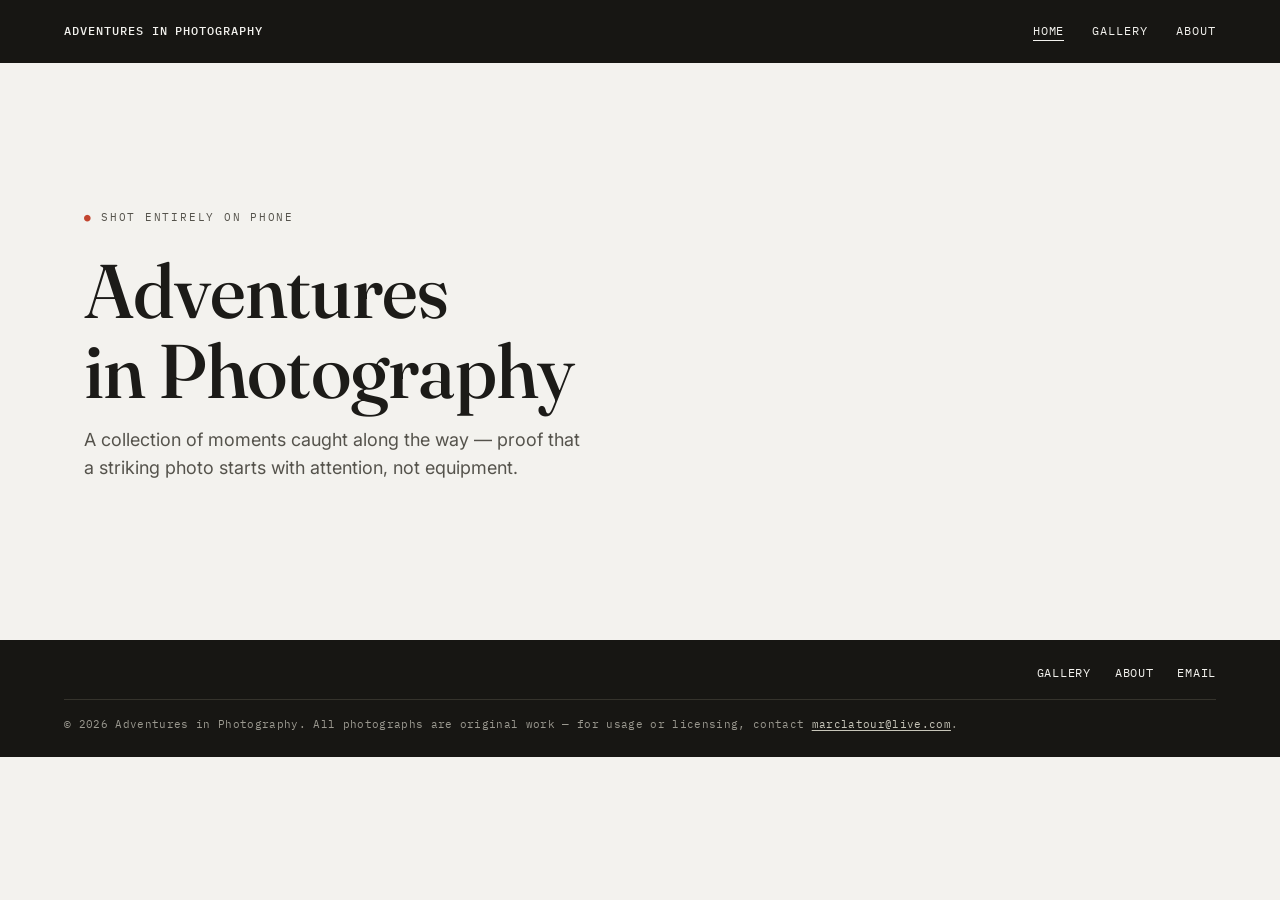
<file: index.html>
<!DOCTYPE html>
<html lang="en">
<head>
<meta charset="UTF-8">
<meta name="viewport" content="width=device-width, initial-scale=1.0">
<title>Adventures in Photography</title>
<meta name="description" content="A photography portfolio shot entirely on phone — proof that a great photo starts with attention, not equipment.">
<link rel="stylesheet" href="css/style.css?v=4">
</head>
<body>

<nav class="site-nav">
  <a href="index.html" class="nav-brand">Adventures in Photography</a>
  <button class="nav-toggle" aria-expanded="false">Menu</button>
  <ul class="nav-links">
    <li><a href="index.html" aria-current="page">Home</a></li>
    <li><a href="gallery.html">Gallery</a></li>
    <li><a href="about.html">About</a></li>
  </ul>
</nav>

<header class="intro-hero">
  <p class="eyebrow"><span class="dot">●</span> Shot entirely on phone</p>
  <h1>Adventures<br>in Photography</h1>
  <p class="intro-sub">A collection of moments caught along the way — proof that a striking photo starts with attention, not equipment.</p>
</header>

<footer class="site-footer site-footer-compact">
  <div class="footer-row">
    <ul class="footer-links">
      <li><a href="gallery.html">Gallery</a></li>
      <li><a href="about.html">About</a></li>
      <li><a href="mailto:hello@example.com">Email</a></li>
    </ul>
  </div>
  <div class="footer-meta">
    <span>© <span id="year"></span> Adventures in Photography. All photographs are original work — for usage or licensing, contact <a href="mailto:marclatour@live.com">marclatour@live.com</a>.</span>
  </div>
</footer>

<script src="js/main.js?v=4"></script>
<script>document.getElementById("year").textContent = new Date().getFullYear();</script>
</body>
</html>
</file>
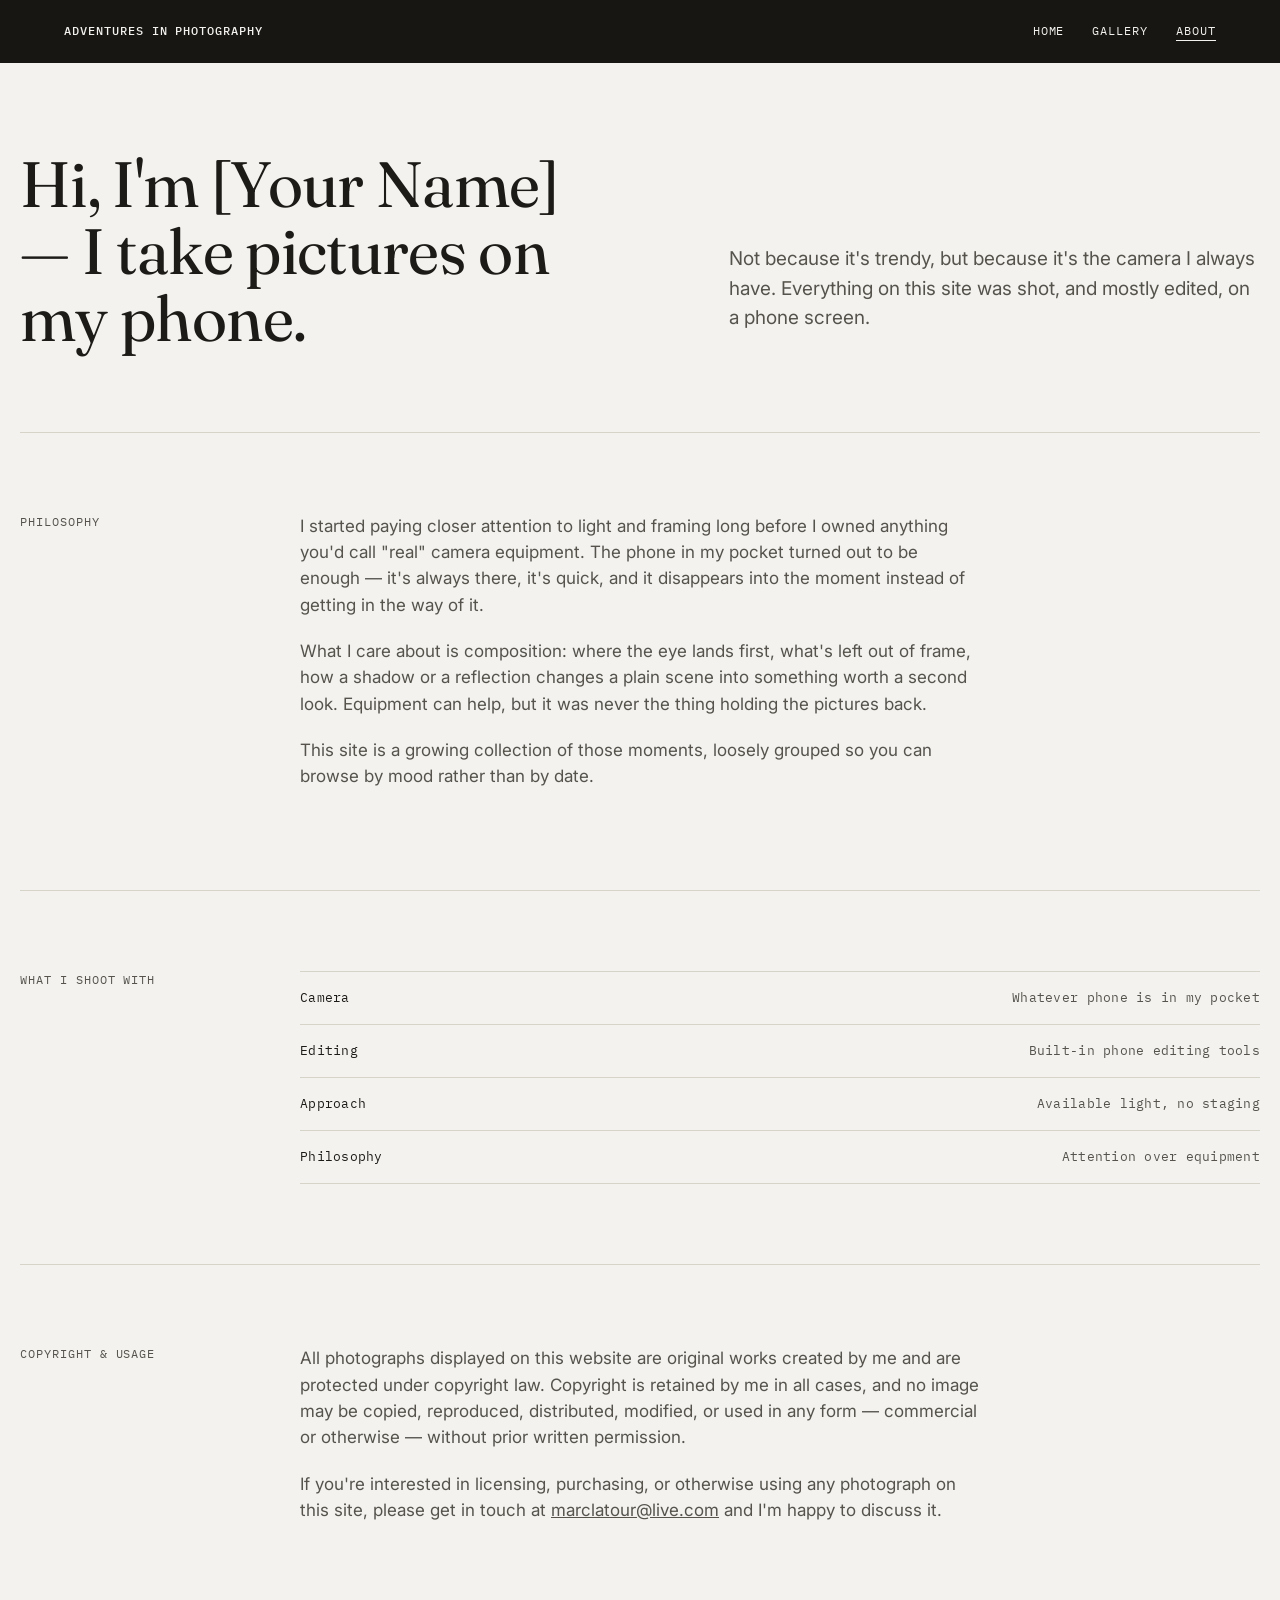
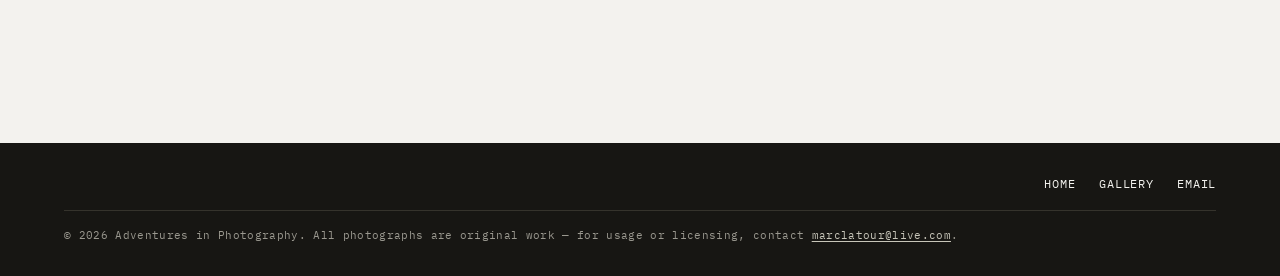
<file: about.html>
<!DOCTYPE html>
<html lang="en">
<head>
<meta charset="UTF-8">
<meta name="viewport" content="width=device-width, initial-scale=1.0">
<title>About — Adventures in Photography</title>
<meta name="description" content="On phone photography and paying attention.">
<link rel="stylesheet" href="css/style.css?v=4">
</head>
<body>

<nav class="site-nav" style="mix-blend-mode:normal; background:var(--panel);">
  <a href="index.html" class="nav-brand">Adventures in Photography</a>
  <button class="nav-toggle" aria-expanded="false">Menu</button>
  <ul class="nav-links">
    <li><a href="index.html">Home</a></li>
    <li><a href="gallery.html">Gallery</a></li>
    <li><a href="about.html" aria-current="page">About</a></li>
  </ul>
</nav>

<main>
  <section class="wrap about-hero">
    <h1 class="reveal">Hi, I'm [Your Name] — I take pictures on my phone.</h1>
    <p class="lede reveal">Not because it's trendy, but because it's the camera I always have. Everything on this site was shot, and mostly edited, on a phone screen.</p>
  </section>

  <section class="wrap about-body">
    <div class="label">Philosophy</div>
    <div class="content">
      <p>I started paying closer attention to light and framing long before I owned anything you'd call "real" camera equipment. The phone in my pocket turned out to be enough — it's always there, it's quick, and it disappears into the moment instead of getting in the way of it.</p>
      <p>What I care about is composition: where the eye lands first, what's left out of frame, how a shadow or a reflection changes a plain scene into something worth a second look. Equipment can help, but it was never the thing holding the pictures back.</p>
      <p>This site is a growing collection of those moments, loosely grouped so you can browse by mood rather than by date.</p>
    </div>
  </section>

  <section class="wrap about-body">
    <div class="label">What I shoot with</div>
    <div class="content">
      <ul class="kit-list">
        <li><span>Camera</span><span>Whatever phone is in my pocket</span></li>
        <li><span>Editing</span><span>Built-in phone editing tools</span></li>
        <li><span>Approach</span><span>Available light, no staging</span></li>
        <li><span>Philosophy</span><span>Attention over equipment</span></li>
      </ul>
    </div>
  </section>

  <section class="wrap about-body">
    <div class="label">Copyright &amp; usage</div>
    <div class="content">
      <p>All photographs displayed on this website are original works created by me and are protected under copyright law. Copyright is retained by me in all cases, and no image may be copied, reproduced, distributed, modified, or used in any form — commercial or otherwise — without prior written permission.</p>
      <p>If you're interested in licensing, purchasing, or otherwise using any photograph on this site, please get in touch at <a href="mailto:marclatour@live.com">marclatour@live.com</a> and I'm happy to discuss it.</p>
    </div>
  </section>
</main>

<footer class="site-footer">
  <div class="footer-row">
    <ul class="footer-links">
      <li><a href="index.html">Home</a></li>
      <li><a href="gallery.html">Gallery</a></li>
      <li><a href="mailto:hello@example.com">Email</a></li>
    </ul>
  </div>
  <div class="footer-meta">
    <span>© <span id="year"></span> Adventures in Photography. All photographs are original work — for usage or licensing, contact <a href="mailto:marclatour@live.com">marclatour@live.com</a>.</span>
  </div>
</footer>

<script src="js/main.js?v=4"></script>
<script>document.getElementById("year").textContent = new Date().getFullYear();</script>
</body>
</html>
</file>
<file: css/style.css>
/* ============================================================
   ADVENTURES IN PHOTOGRAPHY — design tokens
   Palette: paper / ink / charcoal panel / shutter red accent
   Type: Fraunces (display) + Inter (body) + IBM Plex Mono (data)
   ============================================================ */

@import url('https://fonts.googleapis.com/css2?family=Fraunces:ital,opsz,wght@0,9..144,300;0,9..144,400;0,9..144,500;0,9..144,600;1,9..144,400&family=Inter:wght@400;500;600&family=IBM+Plex+Mono:wght@400;500&display=swap');

:root{
  --paper:      #f3f2ee;
  --paper-dim:  #e9e7e0;
  --ink:        #1c1b18;
  --ink-soft:   #55534c;
  --panel:      #171613;
  --panel-text: #f3f2ee;
  --line:       #d6d3c8;
  --line-dark:  #35332c;
  --accent:     #c2452f;   /* shutter red — used sparingly */
  --accent-soft: #c2452f1a;

  --display: 'Fraunces', ui-serif, Georgia, serif;
  --body: 'Inter', -apple-system, BlinkMacSystemFont, sans-serif;
  --mono: 'IBM Plex Mono', ui-monospace, monospace;

  --max: 1240px;
  --max-wide: 1800px;
  --gutter: clamp(20px, 5vw, 64px);
  --gutter-wide: clamp(10px, 2vw, 28px);
  --dur: 0.5s;
  --ease: cubic-bezier(.22,.68,.32,1);
}

*{box-sizing:border-box;}
html{scroll-behavior:smooth;}
@media (prefers-reduced-motion: reduce){
  html{scroll-behavior:auto;}
  *{animation-duration:0.01ms !important; animation-iteration-count:1 !important; transition-duration:0.01ms !important;}
}

body{
  margin:0;
  background:var(--paper);
  color:var(--ink);
  font-family:var(--body);
  font-size:16px;
  line-height:1.55;
  -webkit-font-smoothing:antialiased;
}

img{max-width:100%; display:block;}
a{color:inherit;}
::selection{background:var(--accent); color:var(--panel-text);}

:focus-visible{
  outline:2px solid var(--accent);
  outline-offset:3px;
}

.wrap{
  max-width:var(--max);
  margin:0 auto;
  padding-left:var(--gutter);
  padding-right:var(--gutter);
}

.wrap-wide{
  max-width:var(--max-wide);
  margin:0 auto;
  padding-left:var(--gutter-wide);
  padding-right:var(--gutter-wide);
}

.eyebrow{
  font-family:var(--mono);
  font-size:11px;
  letter-spacing:0.16em;
  text-transform:uppercase;
  color:var(--ink-soft);
}
.eyebrow .dot{color:var(--accent);}

h1,h2,h3{
  font-family:var(--display);
  font-weight:500;
  line-height:1.05;
  margin:0;
  letter-spacing:-0.01em;
}

/* ---------- nav ---------- */
.site-nav{
  position:fixed;
  top:0; left:0; right:0;
  z-index:100;
  display:flex;
  align-items:center;
  justify-content:space-between;
  padding:22px var(--gutter);
  font-family:var(--mono);
  font-size:12px;
  letter-spacing:0.08em;
  text-transform:uppercase;
  background:var(--panel);
  color:var(--panel-text);
  transition:padding var(--dur) var(--ease);
}
.site-nav a{text-decoration:none;}
.nav-brand{font-weight:500;}
.nav-links{display:flex; gap:28px; list-style:none; margin:0; padding:0;}
.nav-links a{
  position:relative;
  padding-bottom:3px;
}
.nav-links a::after{
  content:'';
  position:absolute;
  left:0; bottom:0;
  width:0%;
  height:1px;
  background:currentColor;
  transition:width var(--dur) var(--ease);
}
.nav-links a:hover::after,
.nav-links a[aria-current="page"]::after{width:100%;}

.nav-toggle{
  display:none;
  background:none;
  border:none;
  color:inherit;
  font-family:var(--mono);
  font-size:12px;
  cursor:pointer;
  letter-spacing:0.08em;
  text-transform:uppercase;
}

@media (max-width:720px){
  .nav-links{
    position:fixed;
    inset:0;
    flex-direction:column;
    justify-content:center;
    align-items:flex-start;
    padding:0 32px;
    background:var(--panel);
    color:var(--panel-text);
    transform:translateY(-100%);
    transition:transform var(--dur) var(--ease);
    gap:18px;
  }
  .nav-links.open{transform:translateY(0);}
  .nav-links a{font-size:22px; font-family:var(--display); text-transform:none; letter-spacing:0;}
  .nav-toggle{display:block;}
}

/* ---------- footer ---------- */
.site-footer{
  background:var(--panel);
  color:var(--panel-text);
  padding:32px var(--gutter);
  margin-top:120px;
}
.site-footer-compact{
  margin-top:0;
  padding:24px var(--gutter);
}
.footer-row{
  display:flex;
  flex-wrap:wrap;
  gap:32px;
  justify-content:flex-end;
  max-width:var(--max);
  margin:0 auto;
  padding-bottom:16px;
  border-bottom:1px solid var(--line-dark);
}
.footer-links{
  display:flex;
  gap:24px;
  list-style:none;
  padding:0; margin:0;
  font-family:var(--mono);
  font-size:12px;
  letter-spacing:0.06em;
  text-transform:uppercase;
}
.footer-links a{text-decoration:none; border-bottom:1px solid transparent; transition:border-color var(--dur) var(--ease);}
.footer-links a:hover{border-color:var(--panel-text);}
.footer-meta{
  max-width:var(--max);
  margin:16px auto 0;
  font-family:var(--mono);
  font-size:11px;
  letter-spacing:0.03em;
  line-height:1.6;
  color:#9a988f;
}
.footer-meta a{color:#c7c5b9; text-decoration:underline; text-underline-offset:2px;}
.footer-meta a:hover{color:var(--panel-text);}

/* ---------- buttons / links ---------- */
.btn{
  display:inline-flex;
  align-items:center;
  gap:10px;
  font-family:var(--mono);
  font-size:12px;
  letter-spacing:0.08em;
  text-transform:uppercase;
  text-decoration:none;
  color:var(--ink);
  padding:14px 22px;
  border:1px solid var(--ink);
  transition:background var(--dur) var(--ease), color var(--dur) var(--ease);
}
.btn:hover{background:var(--ink); color:var(--paper);}
.btn.on-dark{color:var(--panel-text); border-color:var(--panel-text);}
.btn.on-dark:hover{background:var(--panel-text); color:var(--panel);}
.btn .arrow{transition:transform var(--dur) var(--ease);}
.btn:hover .arrow{transform:translateX(4px);}

/* ============================================================
   HOME
   ============================================================ */
.intro-hero{
  max-width:var(--max);
  margin:0 auto;
  min-height:calc(100svh - 260px);
  display:flex;
  flex-direction:column;
  justify-content:center;
  padding:118px var(--gutter) 60px;
}
.intro-hero h1{
  font-size:clamp(38px, 6.5vw, 76px);
  color:var(--ink);
  max-width:16ch;
  margin-top:14px;
}
.intro-sub{
  margin-top:16px;
  max-width:46ch;
  font-size:clamp(15px, 1.5vw, 18px);
  color:var(--ink-soft);
}

/* ---------- masonry contact-sheet grid (shared: home preview + gallery) ---------- */
.sheet-grid{
  column-count:5;
  column-gap:3px;
}
@media (max-width:1400px){ .sheet-grid{column-count:4;} }
@media (max-width:1000px){ .sheet-grid{column-count:3;} }
@media (max-width:700px){ .sheet-grid{column-count:2;} }

.frame{
  position:relative;
  overflow:hidden;
  background:var(--ink);
  cursor:pointer;
  break-inside:avoid;
  margin-bottom:3px;
}
/* hover-only chrome doesn't translate well to touch — keep it hidden there
   instead of letting it get stuck "on" after a tap */
@media (hover: none){
  .frame-marks, .frame-info{display:none;}
}
.frame::after{
  content:'© Adventures in Photography';
  position:absolute;
  right:10px;
  bottom:10px;
  z-index:2;
  font-family:var(--mono);
  font-size:9px;
  letter-spacing:0.04em;
  text-transform:uppercase;
  color:rgba(255,255,255,0.45);
  mix-blend-mode:difference;
  pointer-events:none;
}
.frame img{
  width:100%; height:auto;
  display:block;
  object-fit:cover;
  transition:transform 0.7s var(--ease), opacity 0.7s var(--ease);
  opacity:0;
}
.frame img.loaded{opacity:1;}
.frame:hover img{transform:scale(1.035);}

.frame-marks{
  position:absolute;
  inset:10px;
  pointer-events:none;
  opacity:0;
  transition:opacity var(--dur) var(--ease);
}
.frame:hover .frame-marks{opacity:1;}
.frame-marks span{
  position:absolute;
  width:14px; height:14px;
  border:1.5px solid var(--panel-text);
}
.frame-marks .tl{top:0; left:0; border-right:none; border-bottom:none;}
.frame-marks .tr{top:0; right:0; border-left:none; border-bottom:none;}
.frame-marks .bl{bottom:0; left:0; border-right:none; border-top:none;}
.frame-marks .br{bottom:0; right:0; border-left:none; border-top:none;}

.frame-info{
  position:absolute;
  right:10px; bottom:10px;
  z-index:2;
  font-family:var(--mono);
  color:var(--panel-text);
  font-size:11px;
  letter-spacing:0.04em;
  opacity:0;
  transform:translateY(6px);
  transition:opacity var(--dur) var(--ease), transform var(--dur) var(--ease);
  text-transform:uppercase;
}
.frame:hover .frame-info{opacity:1; transform:translateY(0);}
.frame-info .no{color:var(--accent);}

/* ---------- reveal-on-scroll ---------- */
.reveal{
  opacity:0;
  transform:translateY(18px);
  transition:opacity 0.7s var(--ease), transform 0.7s var(--ease);
}
.reveal.in{opacity:1; transform:translateY(0);}

/* ============================================================
   GALLERY PAGE
   ============================================================ */
.page-header{
  padding:150px 0 40px;
  border-bottom:1px solid var(--line);
}
.page-header h1{font-size:clamp(40px, 7vw, 72px); font-weight:400;}
.page-header p{
  margin-top:16px;
  max-width:52ch;
  color:var(--ink-soft);
  font-size:17px;
}

.gallery-spacer{padding-top:40px;}

.frame.is-hidden{display:none;}

/* lightbox */
.lightbox{
  position:fixed;
  inset:0;
  z-index:1000;
  background:rgba(23,22,19,0.97);
  display:flex;
  align-items:center;
  justify-content:center;
  opacity:0;
  visibility:hidden;
  transition:opacity var(--dur) var(--ease);
  padding:var(--gutter);
}
.lightbox.open{opacity:1; visibility:visible;}
.lightbox-inner{
  max-width:1000px;
  width:100%;
  display:flex;
  flex-direction:column;
  gap:18px;
}
.lightbox-frame{
  position:relative;
  width:100%;
  aspect-ratio:1/1;
  max-height:70vh;
  background:#000;
}
.lightbox-frame img{width:100%; height:100%; object-fit:contain;}
.lightbox-frame::after{
  content:'© Adventures in Photography';
  position:absolute;
  right:14px;
  bottom:14px;
  font-family:var(--mono);
  font-size:10px;
  letter-spacing:0.05em;
  text-transform:uppercase;
  color:rgba(255,255,255,0.4);
  mix-blend-mode:difference;
  pointer-events:none;
}
.lightbox-meta{
  display:flex;
  justify-content:flex-end;
  color:var(--panel-text);
  font-family:var(--mono);
  font-size:12px;
  letter-spacing:0.05em;
  text-transform:uppercase;
}
.lightbox-meta .no{color:var(--accent);}
.lightbox-close, .lightbox-prev, .lightbox-next{
  position:absolute;
  background:none;
  border:none;
  color:var(--panel-text);
  cursor:pointer;
  font-family:var(--mono);
  font-size:13px;
  letter-spacing:0.06em;
  text-transform:uppercase;
}
.lightbox-close{top:24px; right:var(--gutter);}
.lightbox-prev{left:var(--gutter); top:50%; transform:translateY(-50%); font-size:28px;}
.lightbox-next{right:var(--gutter); top:50%; transform:translateY(-50%); font-size:28px;}
@media (max-width:640px){
  .lightbox-prev, .lightbox-next{display:none;}
}

/* ============================================================
   ABOUT PAGE
   ============================================================ */
.about-hero{
  padding:150px 0 80px;
  display:grid;
  grid-template-columns:1.1fr 0.9fr;
  gap:60px;
  align-items:end;
  border-bottom:1px solid var(--line);
}
.about-hero h1{font-size:clamp(38px, 6vw, 64px); font-weight:400; max-width:14ch;}
.about-hero .lede{
  font-size:clamp(16px, 1.8vw, 19px);
  color:var(--ink-soft);
  max-width:48ch;
}
@media (max-width:820px){
  .about-hero{grid-template-columns:1fr;}
}

.about-body{
  padding:80px 0;
  display:grid;
  grid-template-columns:220px 1fr;
  gap:60px;
}
.about-body .label{
  font-family:var(--mono);
  font-size:12px;
  letter-spacing:0.08em;
  text-transform:uppercase;
  color:var(--ink-soft);
}
.about-body .content p{
  font-size:17px;
  color:var(--ink-soft);
  max-width:62ch;
  margin:0 0 20px;
}
.about-body + .about-body{border-top:1px solid var(--line);}
@media (max-width:720px){
  .about-body{grid-template-columns:1fr; gap:16px;}
}

.kit-list{
  list-style:none;
  padding:0; margin:0;
  display:flex;
  flex-direction:column;
}
.kit-list li{
  display:flex;
  justify-content:space-between;
  padding:16px 0;
  border-top:1px solid var(--line);
  font-family:var(--mono);
  font-size:13px;
  letter-spacing:0.02em;
  color:var(--ink-soft);
}
.kit-list li:last-child{border-bottom:1px solid var(--line);}
.kit-list span:first-child{color:var(--ink);}

.contact-band{
  background:var(--panel);
  color:var(--panel-text);
  padding:90px var(--gutter);
  text-align:center;
}
.contact-band h2{
  font-size:clamp(30px, 5vw, 52px);
  font-weight:400;
  max-width:20ch;
  margin:0 auto 28px;
}
</file>
